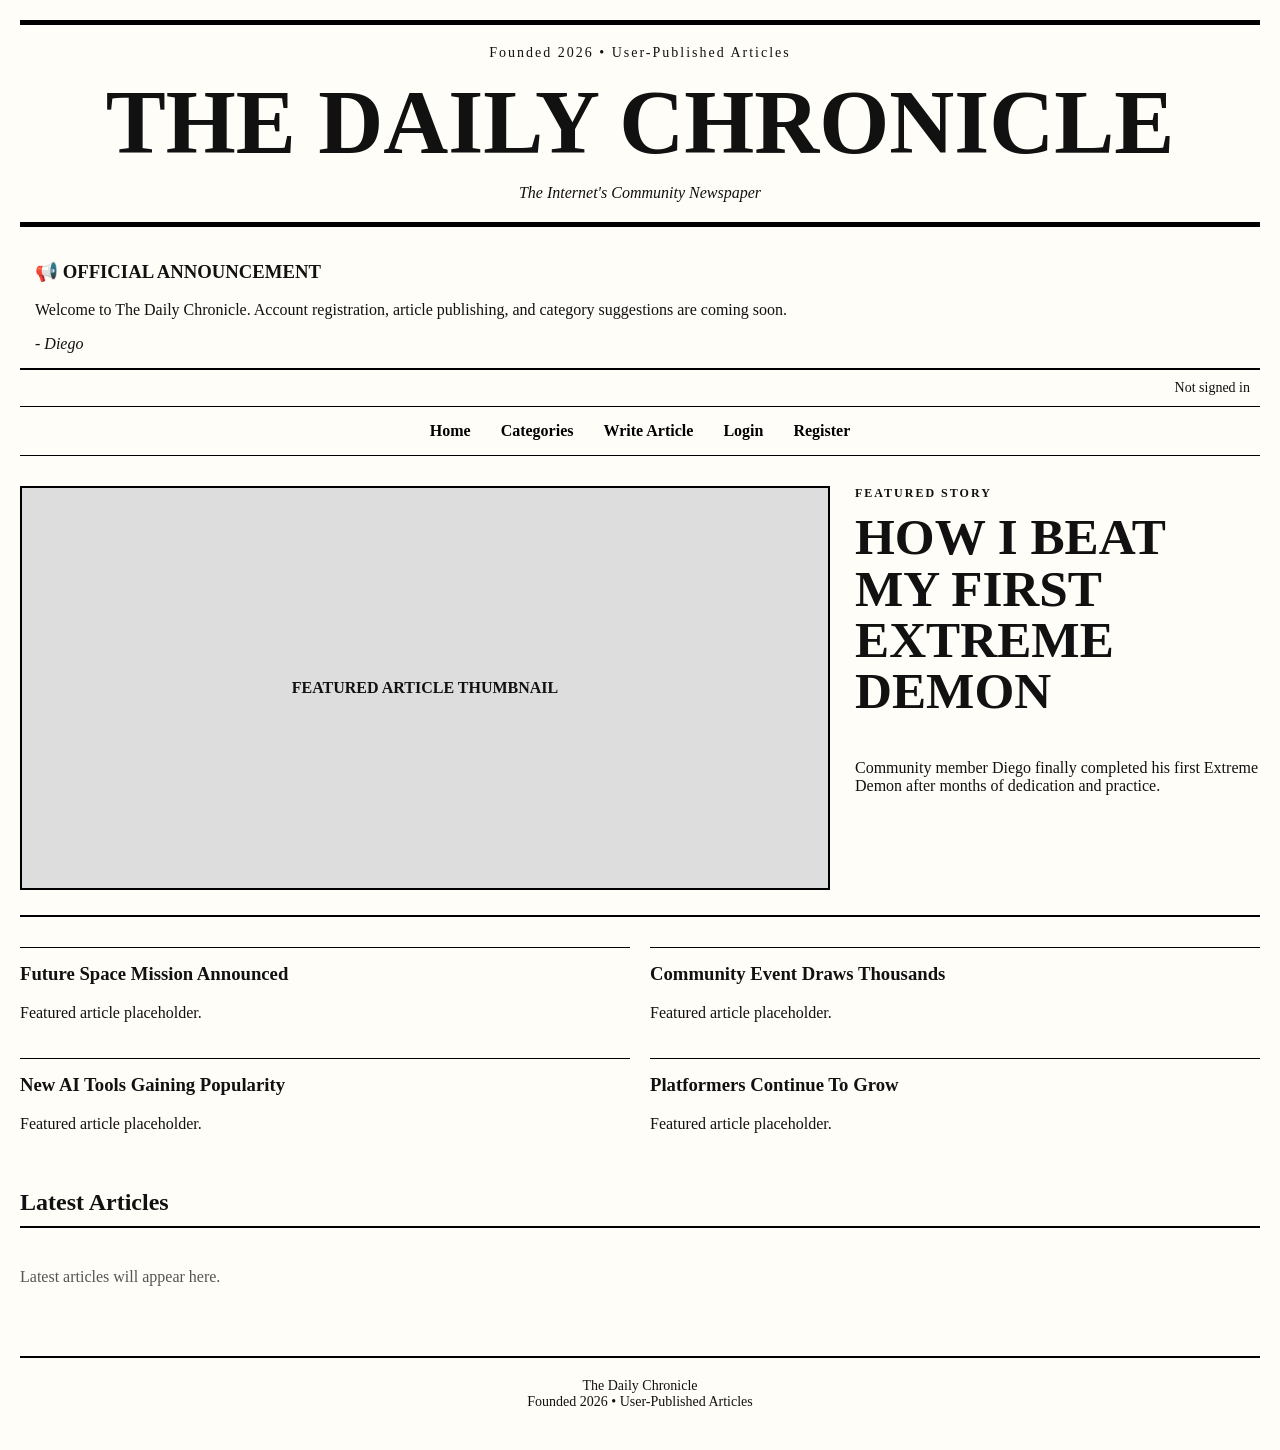
<file: index.html>
<!DOCTYPE html>
<html lang="en">
<head>
    <meta charset="UTF-8">
    <meta name="viewport" content="width=device-width, initial-scale=1.0">
    <title>The Daily Chronicle</title>
    <link rel="stylesheet" href="style.css">
</head>
<body>

<div class="paper">

    <header>

        <div class="topline">
            Founded 2026 • User-Published Articles
        </div>

        <h1>THE DAILY CHRONICLE</h1>

        <div class="subtitle">
            The Internet's Community Newspaper
        </div>

    </header>

    <section class="announcement">

        <h3>📢 OFFICIAL ANNOUNCEMENT</h3>

        <p>
            Welcome to The Daily Chronicle.
            Account registration, article publishing,
            and category suggestions are coming soon.
        </p>

        <div class="announcement-author">
            - Diego
        </div>

    </section>

    <div class="account-status">
        Not signed in
    </div>

    <nav>

        <a href="index.html">Home</a>
        <a href="categories.html">Categories</a>
        <a href="write.html">Write Article</a>
        <a href="login.html">Login</a>
        <a href="register.html">Register</a>

    </nav>

    <!-- HERO FEATURE -->

    <section class="hero-feature">

        <div class="hero-image">
            FEATURED ARTICLE THUMBNAIL
        </div>

        <div class="hero-text">

            <div class="article-tag">
                FEATURED STORY
            </div>

            <h2>
                HOW I BEAT MY FIRST EXTREME DEMON
            </h2>

            <p>
                Community member Diego finally completed
                his first Extreme Demon after months of
                dedication and practice.
            </p>

        </div>

    </section>

    <!-- FEATURED 2-5 -->

    <section class="featured-grid">

        <article class="feature-card">

            <h3>
                Future Space Mission Announced
            </h3>

            <p>
                Featured article placeholder.
            </p>

        </article>

        <article class="feature-card">

            <h3>
                Community Event Draws Thousands
            </h3>

            <p>
                Featured article placeholder.
            </p>

        </article>

        <article class="feature-card">

            <h3>
                New AI Tools Gaining Popularity
            </h3>

            <p>
                Featured article placeholder.
            </p>

        </article>

        <article class="feature-card">

            <h3>
                Platformers Continue To Grow
            </h3>

            <p>
                Featured article placeholder.
            </p>

        </article>

    </section>

    <!-- LATEST ARTICLES -->

    <section class="latest-section">

        <h2>
            Latest Articles
        </h2>

        <div class="latest-placeholder">

            Latest articles will appear here.

        </div>

    </section>

    <footer>

        The Daily Chronicle

        <br>

        Founded 2026 • User-Published Articles

    </footer>

</div>

<script src="app.js"></script>

</body>
</html>
</file>
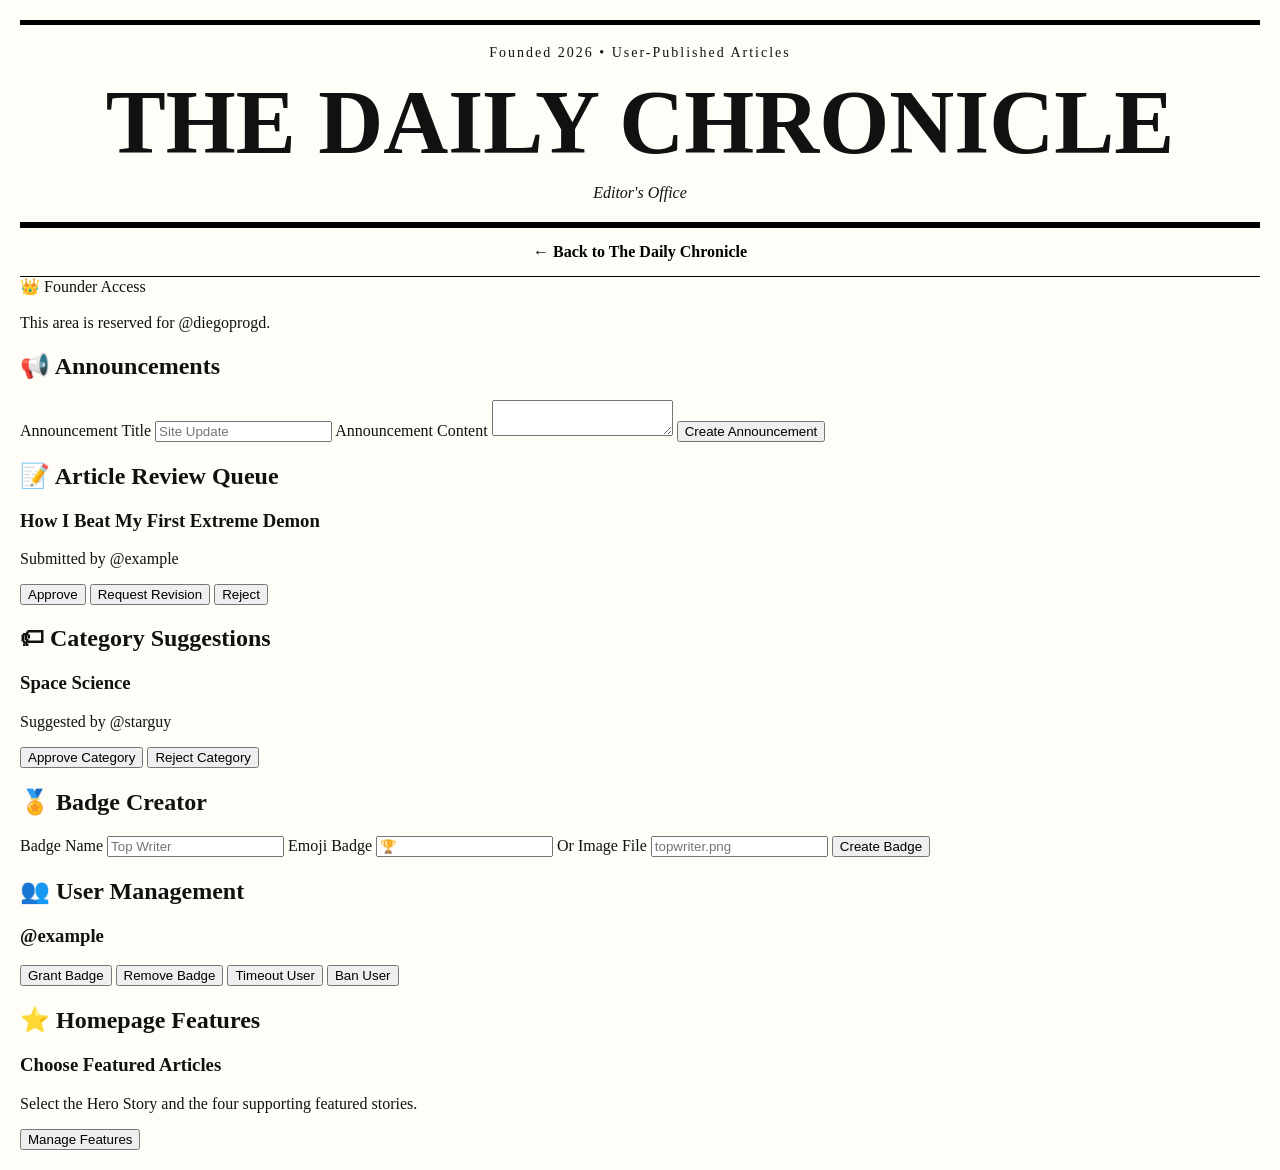
<file: admin.html>
<!DOCTYPE html>
<html lang="en">
<head>
    <meta charset="UTF-8">
    <meta name="viewport" content="width=device-width, initial-scale=1.0">
    <title>Editor's Office - The Daily Chronicle</title>

    <link rel="stylesheet" href="style.css">
</head>
<body>

<div class="paper">

    <header>

        <div class="topline">
            Founded 2026 • User-Published Articles
        </div>

        <h1>THE DAILY CHRONICLE</h1>

        <div class="subtitle">
            Editor's Office
        </div>

    </header>

    <nav>
        <a href="index.html">← Back to The Daily Chronicle</a>
    </nav>

    <div class="admin-warning">

        👑 Founder Access

        <br><br>

        This area is reserved for
        @diegoprogd.

    </div>

    <section class="admin-section">

        <h2>📢 Announcements</h2>

        <div class="admin-card">

            <label>Announcement Title</label>

            <input
                type="text"
                placeholder="Site Update"
            >

            <label>Announcement Content</label>

            <textarea class="small-textarea"></textarea>

            <button>Create Announcement</button>

        </div>

    </section>

    <section class="admin-section">

        <h2>📝 Article Review Queue</h2>

        <div class="admin-card">

            <h3>
                How I Beat My First Extreme Demon
            </h3>

            <p>
                Submitted by @example
            </p>

            <button>Approve</button>

            <button>Request Revision</button>

            <button>Reject</button>

        </div>

    </section>

    <section class="admin-section">

        <h2>🏷 Category Suggestions</h2>

        <div class="admin-card">

            <h3>Space Science</h3>

            <p>
                Suggested by @starguy
            </p>

            <button>Approve Category</button>

            <button>Reject Category</button>

        </div>

    </section>

    <section class="admin-section">

        <h2>🏅 Badge Creator</h2>

        <div class="admin-card">

            <label>Badge Name</label>

            <input
                type="text"
                placeholder="Top Writer"
            >

            <label>Emoji Badge</label>

            <input
                type="text"
                placeholder="🏆"
            >

            <label>Or Image File</label>

            <input
                type="text"
                placeholder="topwriter.png"
            >

            <button>Create Badge</button>

        </div>

    </section>

    <section class="admin-section">

        <h2>👥 User Management</h2>

        <div class="admin-card">

            <h3>@example</h3>

            <button>Grant Badge</button>

            <button>Remove Badge</button>

            <button>Timeout User</button>

            <button>Ban User</button>

        </div>

    </section>

    <section class="admin-section">

        <h2>⭐ Homepage Features</h2>

        <div class="admin-card">

            <h3>
                Choose Featured Articles
            </h3>

            <p>
                Select the Hero Story and
                the four supporting featured stories.
            </p>

            <button>Manage Features</button>

        </div>

    </section>

</div>

</body>
</html>
</file>
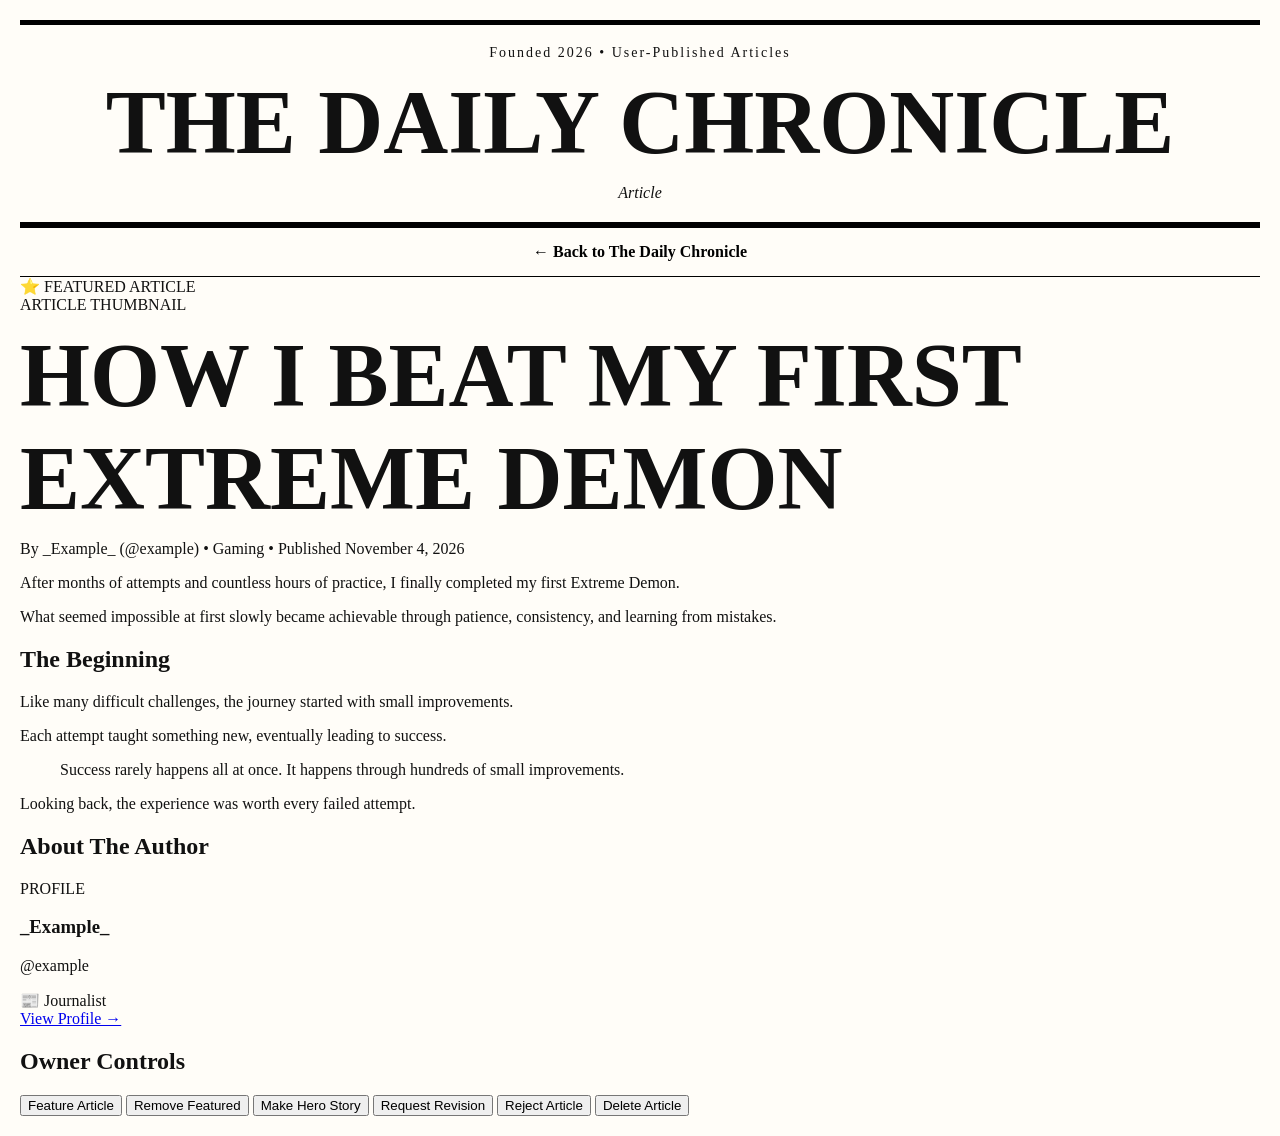
<file: article.html>
<!DOCTYPE html>
<html lang="en">
<head>
    <meta charset="UTF-8">
    <meta name="viewport" content="width=device-width, initial-scale=1.0">
    <title>Article - The Daily Chronicle</title>

    <link rel="stylesheet" href="style.css">
</head>
<body>

<div class="paper">

    <header>

        <div class="topline">
            Founded 2026 • User-Published Articles
        </div>

        <h1>THE DAILY CHRONICLE</h1>

        <div class="subtitle">
            Article
        </div>

    </header>

    <nav>
        <a href="index.html">← Back to The Daily Chronicle</a>
    </nav>

    <article class="newspaper-article">

        <div class="featured-banner">
            ⭐ FEATURED ARTICLE
        </div>

        <div class="article-thumbnail">
            ARTICLE THUMBNAIL
        </div>

        <h1 class="article-title">
            HOW I BEAT MY FIRST EXTREME DEMON
        </h1>

        <div class="article-meta">

            <span>By _Example_ (@example)</span>

            <span>•</span>

            <span>Gaming</span>

            <span>•</span>

            <span>Published November 4, 2026</span>

        </div>

        <div class="article-content">

            <p>
                After months of attempts and countless
                hours of practice, I finally completed
                my first Extreme Demon.
            </p>

            <p>
                What seemed impossible at first slowly
                became achievable through patience,
                consistency, and learning from mistakes.
            </p>

            <h2>
                The Beginning
            </h2>

            <p>
                Like many difficult challenges, the
                journey started with small improvements.
            </p>

            <p>
                Each attempt taught something new,
                eventually leading to success.
            </p>

            <blockquote>
                Success rarely happens all at once.
                It happens through hundreds of small
                improvements.
            </blockquote>

            <p>
                Looking back, the experience was worth
                every failed attempt.
            </p>

        </div>

    </article>

    <section class="author-box">

        <h2>About The Author</h2>

        <div class="author-profile">

            <div class="author-pfp">
                PROFILE
            </div>

            <div>

                <h3>_Example_</h3>

                <p>@example</p>

                <div class="badge-list">

                    <div class="badge">
                        📰 Journalist
                    </div>

                </div>

                <a href="profile.html">
                    View Profile →
                </a>

            </div>

        </div>

    </section>

    <!-- Owner controls will only show for diegoprogd later -->

    <section class="owner-controls">

        <h2>Owner Controls</h2>

        <button>Feature Article</button>

        <button>Remove Featured</button>

        <button>Make Hero Story</button>

        <button>Request Revision</button>

        <button>Reject Article</button>

        <button>Delete Article</button>

    </section>

</div>

</body>
</html>
</file>
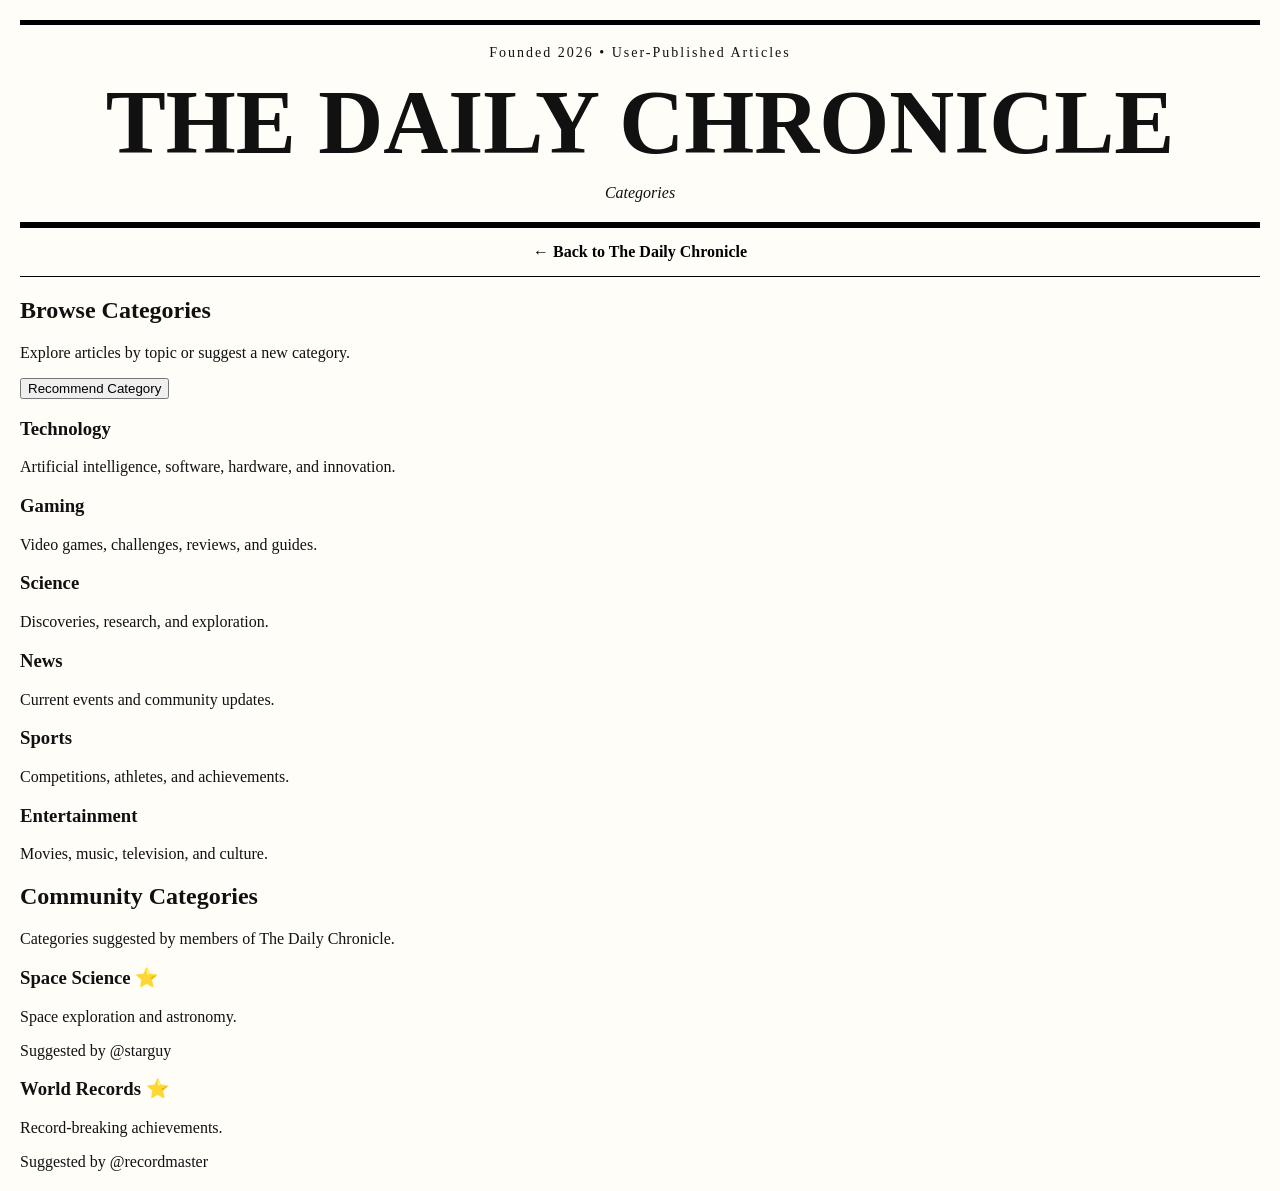
<file: categories.html>
<!DOCTYPE html>
<html lang="en">
<head>
    <meta charset="UTF-8">
    <meta name="viewport" content="width=device-width, initial-scale=1.0">
    <title>Categories - The Daily Chronicle</title>

    <link rel="stylesheet" href="style.css">
</head>
<body>

<div class="paper">

    <header>

        <div class="topline">
            Founded 2026 • User-Published Articles
        </div>

        <h1>THE DAILY CHRONICLE</h1>

        <div class="subtitle">
            Categories
        </div>

    </header>

    <nav>

        <a href="index.html">← Back to The Daily Chronicle</a>

    </nav>

    <section class="categories-header">

        <h2>Browse Categories</h2>

        <p>
            Explore articles by topic or suggest a new category.
        </p>

        <button class="suggest-button">
            Recommend Category
        </button>

    </section>

    <section class="categories-grid">

        <!-- DEFAULT CATEGORIES -->

        <div class="category-card">

            <h3>Technology</h3>

            <p>
                Artificial intelligence,
                software, hardware,
                and innovation.
            </p>

        </div>

        <div class="category-card">

            <h3>Gaming</h3>

            <p>
                Video games,
                challenges,
                reviews,
                and guides.
            </p>

        </div>

        <div class="category-card">

            <h3>Science</h3>

            <p>
                Discoveries,
                research,
                and exploration.
            </p>

        </div>

        <div class="category-card">

            <h3>News</h3>

            <p>
                Current events
                and community updates.
            </p>

        </div>

        <div class="category-card">

            <h3>Sports</h3>

            <p>
                Competitions,
                athletes,
                and achievements.
            </p>

        </div>

        <div class="category-card">

            <h3>Entertainment</h3>

            <p>
                Movies,
                music,
                television,
                and culture.
            </p>

        </div>

    </section>

    <section class="community-section">

        <h2>Community Categories</h2>

        <p>
            Categories suggested by members of
            The Daily Chronicle.
        </p>

        <div class="categories-grid">

            <div class="category-card community-category">

                <h3>Space Science ⭐</h3>

                <p>
                    Space exploration and astronomy.
                </p>

                <div class="suggestion-credit">
                    Suggested by @starguy
                </div>

            </div>

            <div class="category-card community-category">

                <h3>World Records ⭐</h3>

                <p>
                    Record-breaking achievements.
                </p>

                <div class="suggestion-credit">
                    Suggested by @recordmaster
                </div>

            </div>

        </div>

    </section>

</div>

</body>
</html>
</file>
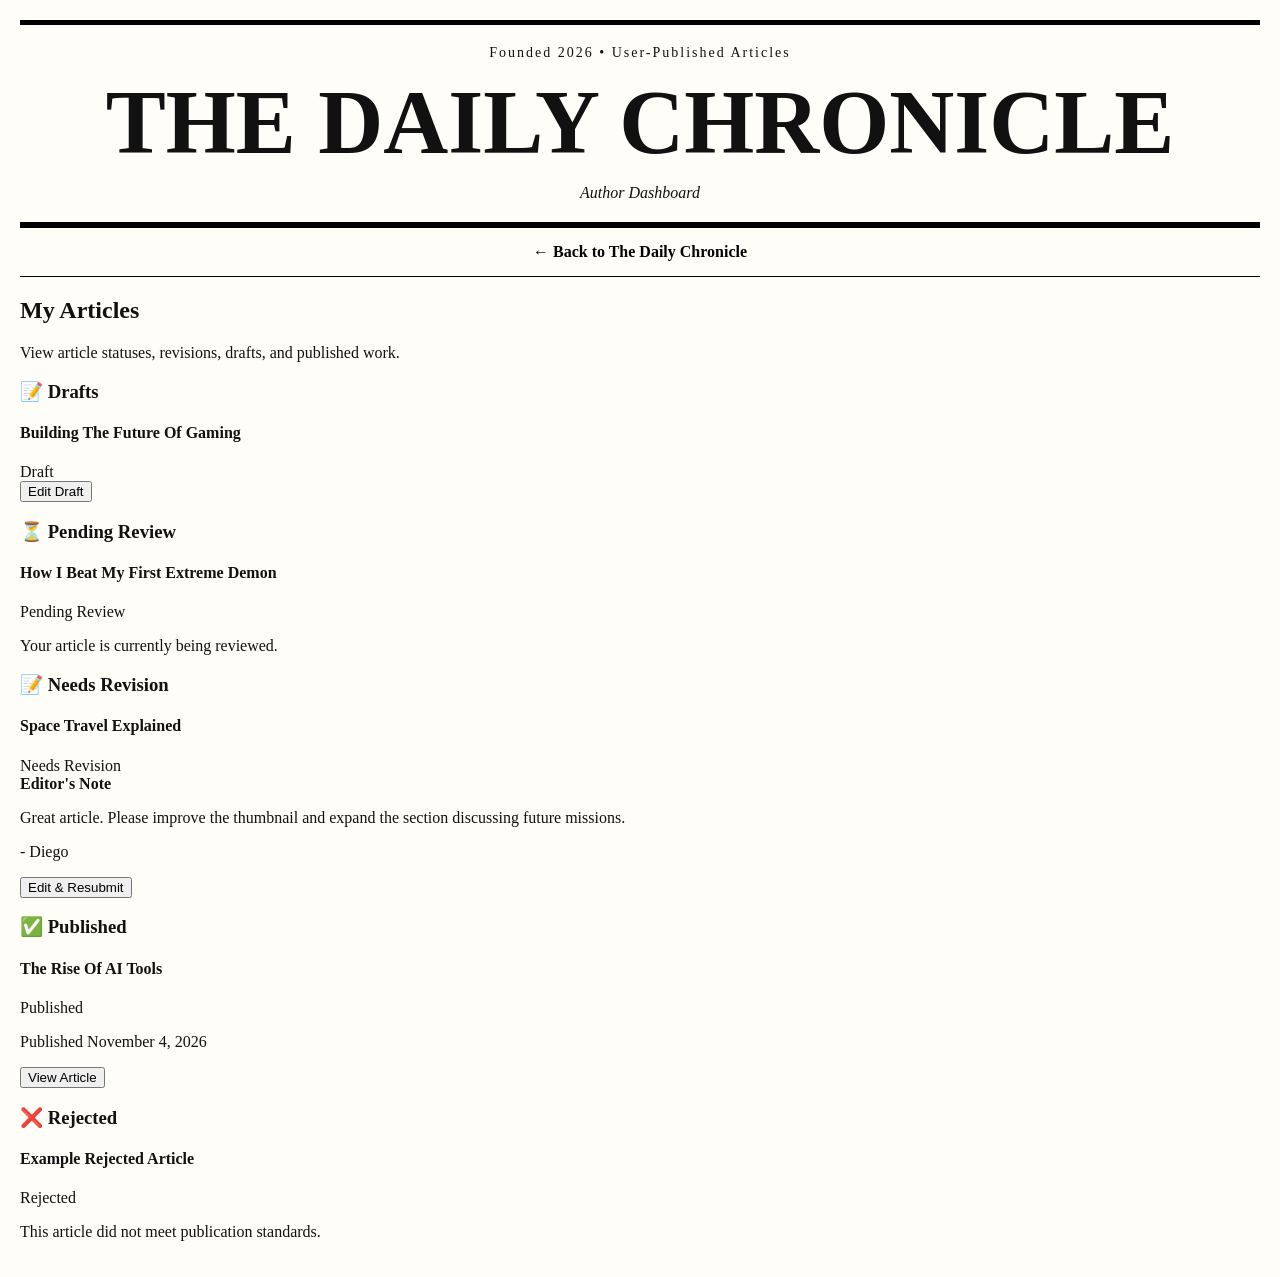
<file: dashboard.html>
<!DOCTYPE html>
<html lang="en">
<head>
    <meta charset="UTF-8">
    <meta name="viewport" content="width=device-width, initial-scale=1.0">
    <title>Dashboard - The Daily Chronicle</title>

    <link rel="stylesheet" href="style.css">
</head>
<body>

<div class="paper">

    <header>

        <div class="topline">
            Founded 2026 • User-Published Articles
        </div>

        <h1>THE DAILY CHRONICLE</h1>

        <div class="subtitle">
            Author Dashboard
        </div>

    </header>

    <nav>
        <a href="index.html">← Back to The Daily Chronicle</a>
    </nav>

    <div class="dashboard-header">

        <h2>My Articles</h2>

        <p>
            View article statuses, revisions,
            drafts, and published work.
        </p>

    </div>

    <!-- DRAFTS -->

    <section class="dashboard-section">

        <h3>📝 Drafts</h3>

        <div class="dashboard-card">

            <h4>Building The Future Of Gaming</h4>

            <div class="status draft">
                Draft
            </div>

            <button>Edit Draft</button>

        </div>

    </section>

    <!-- PENDING -->

    <section class="dashboard-section">

        <h3>⏳ Pending Review</h3>

        <div class="dashboard-card">

            <h4>How I Beat My First Extreme Demon</h4>

            <div class="status pending">
                Pending Review
            </div>

            <p>
                Your article is currently
                being reviewed.
            </p>

        </div>

    </section>

    <!-- NEEDS REVISION -->

    <section class="dashboard-section">

        <h3>📝 Needs Revision</h3>

        <div class="dashboard-card">

            <h4>Space Travel Explained</h4>

            <div class="status revision">
                Needs Revision
            </div>

            <div class="editor-note">

                <strong>Editor's Note</strong>

                <p>

                    Great article.

                    Please improve the thumbnail
                    and expand the section
                    discussing future missions.

                </p>

                <p>
                    - Diego
                </p>

            </div>

            <button>Edit & Resubmit</button>

        </div>

    </section>

    <!-- PUBLISHED -->

    <section class="dashboard-section">

        <h3>✅ Published</h3>

        <div class="dashboard-card">

            <h4>The Rise Of AI Tools</h4>

            <div class="status published">
                Published
            </div>

            <p>
                Published November 4, 2026
            </p>

            <button>View Article</button>

        </div>

    </section>

    <!-- REJECTED -->

    <section class="dashboard-section">

        <h3>❌ Rejected</h3>

        <div class="dashboard-card">

            <h4>Example Rejected Article</h4>

            <div class="status rejected">
                Rejected
            </div>

            <p>
                This article did not meet
                publication standards.
            </p>

        </div>

    </section>

</div>

</body>
</html>
</file>
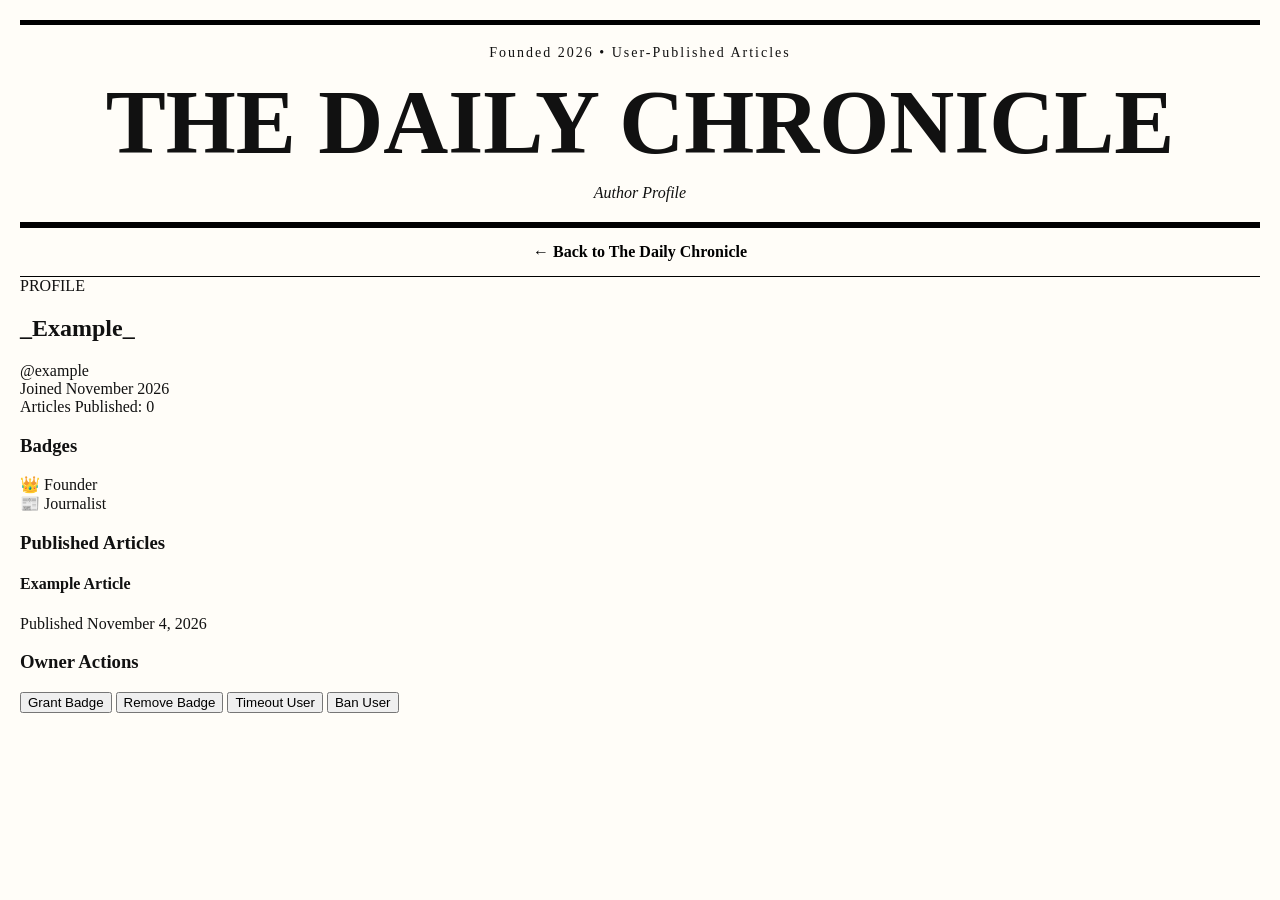
<file: profile.html>
<!DOCTYPE html>
<html lang="en">
<head>
    <meta charset="UTF-8">
    <meta name="viewport" content="width=device-width, initial-scale=1.0">
    <title>Profile - The Daily Chronicle</title>

    <link rel="stylesheet" href="style.css">
</head>
<body>

<div class="paper">

    <header>

        <div class="topline">
            Founded 2026 • User-Published Articles
        </div>

        <h1>THE DAILY CHRONICLE</h1>

        <div class="subtitle">
            Author Profile
        </div>

    </header>

    <nav>
        <a href="index.html">← Back to The Daily Chronicle</a>
    </nav>

    <section class="profile-header">

        <div class="profile-picture">
            PROFILE
        </div>

        <div class="profile-info">

            <h2>_Example_</h2>

            <div class="username">
                @example
            </div>

            <div class="joined">
                Joined November 2026
            </div>

            <div class="article-count">
                Articles Published: 0
            </div>

        </div>

    </section>

    <section class="badge-section">

        <h3>Badges</h3>

        <div class="badge-list">

            <div class="badge">
                👑 Founder
            </div>

            <div class="badge">
                📰 Journalist
            </div>

        </div>

    </section>

    <section class="articles-section">

        <h3>Published Articles</h3>

        <article class="profile-article">

            <h4>
                Example Article
            </h4>

            <p>
                Published November 4, 2026
            </p>

        </article>

    </section>

    <!-- ONLY VISIBLE TO DIEGOPROGD LATER -->

    <section class="admin-actions">

        <h3>Owner Actions</h3>

        <button>Grant Badge</button>
        <button>Remove Badge</button>
        <button>Timeout User</button>
        <button>Ban User</button>

    </section>

</div>

</body>
</html>
</file>
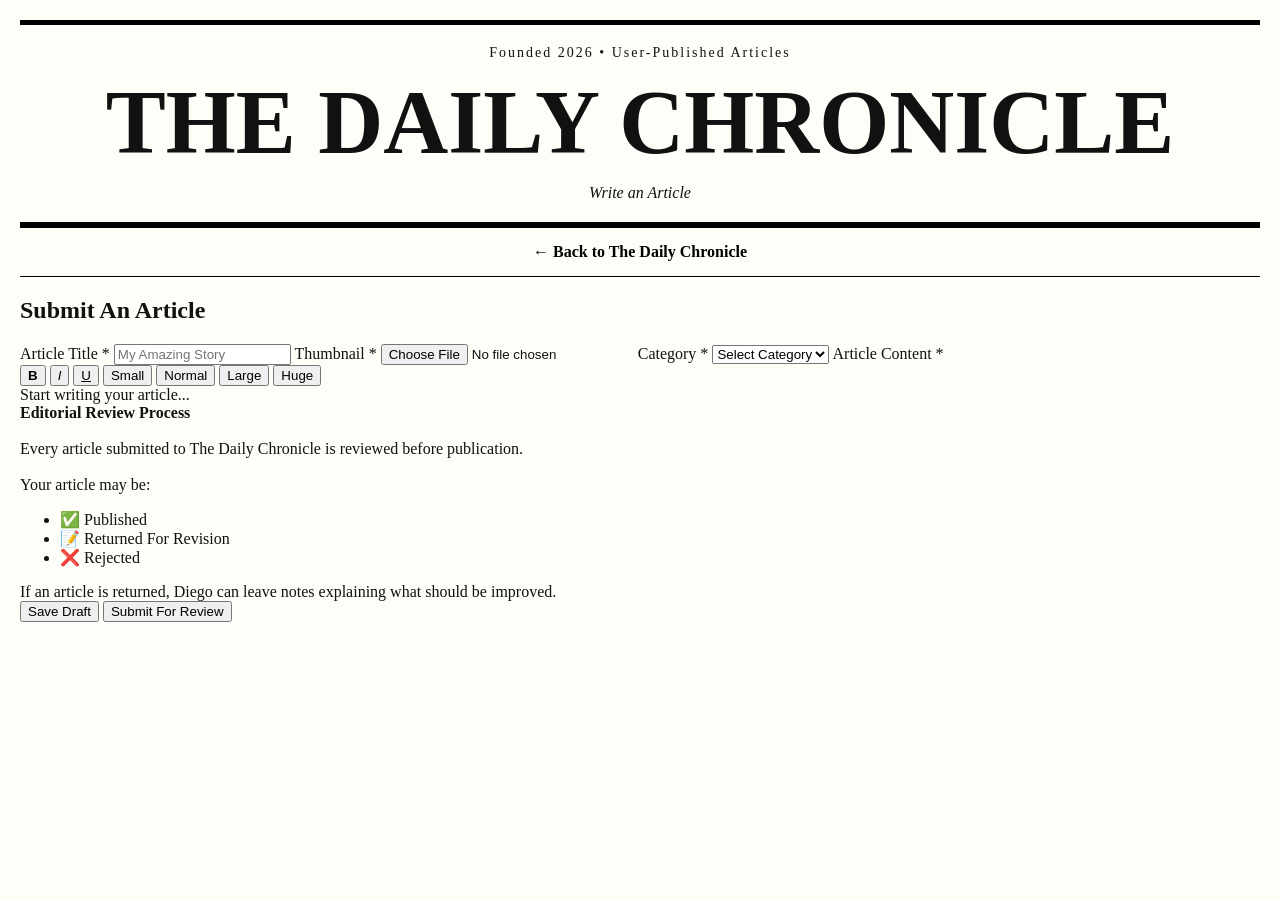
<file: write.html>
<!DOCTYPE html>
<html lang="en">
<head>
    <meta charset="UTF-8">
    <meta name="viewport" content="width=device-width, initial-scale=1.0">
    <title>Write Article - The Daily Chronicle</title>

    <link rel="stylesheet" href="style.css">
</head>
<body>

<div class="paper">

    <header>

        <div class="topline">
            Founded 2026 • User-Published Articles
        </div>

        <h1>THE DAILY CHRONICLE</h1>

        <div class="subtitle">
            Write an Article
        </div>

    </header>

    <nav>
        <a href="index.html">← Back to The Daily Chronicle</a>
    </nav>

    <div class="write-container">

        <h2>Submit An Article</h2>

        <form>

            <label>Article Title *</label>

            <input
                type="text"
                placeholder="My Amazing Story"
                required
            >

            <label>Thumbnail *</label>

            <input
                type="file"
                accept="image/*"
                required
            >

            <label>Category *</label>

            <select required>

                <option value="">
                    Select Category
                </option>

                <option>Technology</option>
                <option>Gaming</option>
                <option>Science</option>
                <option>News</option>
                <option>Sports</option>
                <option>Entertainment</option>

            </select>

            <label>Article Content *</label>

            <div class="editor-toolbar">

                <button type="button" onclick="document.execCommand('bold')">
                    <b>B</b>
                </button>

                <button type="button" onclick="document.execCommand('italic')">
                    <i>I</i>
                </button>

                <button type="button" onclick="document.execCommand('underline')">
                    <u>U</u>
                </button>

                <button type="button" onclick="setSize(4)">
                    Small
                </button>

                <button type="button" onclick="setSize(5)">
                    Normal
                </button>

                <button type="button" onclick="setSize(6)">
                    Large
                </button>

                <button type="button" onclick="setSize(7)">
                    Huge
                </button>

            </div>

            <div
                id="editor"
                class="editor"
                contenteditable="true"
            >
                Start writing your article...
            </div>

            <div class="article-note">

                <strong>Editorial Review Process</strong>

                <br><br>

                Every article submitted to
                The Daily Chronicle is reviewed
                before publication.

                <br><br>

                Your article may be:

                <ul>
                    <li>✅ Published</li>
                    <li>📝 Returned For Revision</li>
                    <li>❌ Rejected</li>
                </ul>

                If an article is returned,
                Diego can leave notes
                explaining what should be improved.

            </div>

            <div class="button-row">

                <button
                    type="button"
                    class="draft-btn"
                >
                    Save Draft
                </button>

                <button
                    type="submit"
                    class="submit-btn"
                >
                    Submit For Review
                </button>

            </div>

        </form>

    </div>

</div>

<script>

function setSize(size){
    document.execCommand("fontSize", false, size);
}

</script>

</body>
</html>
</file>
<file: style.css>
body{
    margin:0;
    background:#fffdf8;
    color:#111;
    font-family:"Times New Roman", serif;
}

.paper{
    max-width:1400px;
    margin:auto;
    padding:20px;
}

header{
    text-align:center;
    border-top:5px solid black;
    border-bottom:5px solid black;
    padding:20px;
}

.topline{
    font-size:14px;
    letter-spacing:2px;
}

h1{
    margin:10px 0;
    font-size:clamp(50px,8vw,90px);
}

.subtitle{
    font-style:italic;
}

.announcement{
    padding:15px;
    border-bottom:2px solid black;
}

.announcement-author{
    margin-top:10px;
    font-style:italic;
}

.account-status{
    text-align:right;
    padding:10px;
    font-size:14px;
}

nav{
    display:flex;
    justify-content:center;
    flex-wrap:wrap;
    gap:30px;
    padding:15px;
    border-top:1px solid black;
    border-bottom:1px solid black;
}

nav a{
    text-decoration:none;
    color:black;
    font-weight:bold;
}

nav a:hover{
    text-decoration:underline;
}

/* HERO */

.hero-feature{
    display:grid;
    grid-template-columns:2fr 1fr;
    gap:25px;
    margin-top:30px;
    padding-bottom:25px;
    border-bottom:2px solid black;
}

.hero-image{
    min-height:400px;

    border:2px solid black;

    background:#ddd;

    display:flex;
    justify-content:center;
    align-items:center;

    font-weight:bold;
}

.hero-text h2{
    margin-top:10px;
    font-size:clamp(35px,4vw,70px);
    line-height:1;
}

.article-tag{
    letter-spacing:2px;
    font-size:12px;
    font-weight:bold;
}

/* FEATURED GRID */

.featured-grid{
    display:grid;
    grid-template-columns:1fr 1fr;
    gap:20px;
    margin-top:30px;
}

.feature-card{
    border-top:1px solid black;
    padding-top:15px;
}

.feature-card h3{
    margin-top:0;
}

/* LATEST ARTICLES */

.latest-section{
    margin-top:40px;
}

.latest-section h2{
    border-bottom:2px solid black;
    padding-bottom:10px;
}

.latest-placeholder{
    padding:20px 0;
    color:#555;
}

/* FOOTER */

footer{
    text-align:center;
    border-top:2px solid black;
    margin-top:50px;
    padding-top:20px;
    padding-bottom:20px;
    font-size:14px;
}

/* MOBILE */

@media(max-width:900px){

    .hero-feature{
        grid-template-columns:1fr;
    }

    .featured-grid{
        grid-template-columns:1fr;
    }

.auth-container{
    max-width:550px;
    margin:50px auto;
    border-top:2px solid black;
    padding-top:25px;
}

.auth-container h2{
    text-align:center;
}

.auth-container form{
    display:flex;
    flex-direction:column;
    gap:10px;
}

.auth-container input{
    padding:12px;
    border:1px solid black;
    font-family:"Times New Roman", serif;
    font-size:16px;
}

.auth-container button{
    margin-top:10px;
    padding:12px;
    border:1px solid black;
    background:white;
    cursor:pointer;
    font-family:"Times New Roman", serif;
}

.auth-container button:hover{
    background:#f2f2f2;
}

.profile-header{
    display:flex;
    gap:25px;
    align-items:center;
    margin-top:30px;
    padding-bottom:20px;
    border-bottom:2px solid black;
}

.profile-picture{
    width:120px;
    height:120px;

    border:2px solid black;

    background:#ddd;

    display:flex;
    align-items:center;
    justify-content:center;

    font-weight:bold;
}

.profile-info h2{
    margin:0;
}

.username{
    margin-top:5px;
    font-style:italic;
}

.joined,
.article-count{
    margin-top:10px;
}

.badge-section{
    margin-top:30px;
}

.badge-list{
    display:flex;
    flex-wrap:wrap;
    gap:10px;
}

.badge{
    border:1px solid black;
    padding:8px 12px;
    background:white;
}

.articles-section{
    margin-top:40px;
}

.profile-article{
    border-top:1px solid black;
    padding-top:10px;
}

.admin-actions{
    margin-top:40px;
    border-top:2px solid black;
    padding-top:20px;
}

.admin-actions button{
    margin-right:10px;
    margin-bottom:10px;
    padding:10px 15px;
    cursor:pointer;
}

@media(max-width:700px){

    .profile-header{
        flex-direction:column;
        text-align:center;
    }

}

textarea{
    min-height:300px;
    resize:vertical;

    padding:12px;

    border:1px solid black;

    font-family:"Times New Roman", serif;
    font-size:16px;
}

select{
    padding:12px;
    border:1px solid black;
    font-family:"Times New Roman", serif;
}

.article-note{
    border-left:4px solid black;

    background:#f8f8f8;

    padding:15px;

    margin:15px 0;
}

.write-container{
    max-width:1000px;
    margin:40px auto;
}

.write-container h2{
    text-align:center;
}

.write-container form{
    display:flex;
    flex-direction:column;
    gap:12px;
}

.write-container input,
.write-container select{
    padding:12px;
    border:1px solid black;
    font-family:"Times New Roman", serif;
    font-size:16px;
}

.editor-toolbar{
    display:flex;
    flex-wrap:wrap;
    gap:8px;

    padding:10px;

    border:1px solid black;
    border-bottom:none;

    background:#f5f5f5;
}

.editor-toolbar button{
    min-width:60px;
    cursor:pointer;
}

.editor{
    min-height:700px;

    padding:25px;

    border:1px solid black;

    background:white;

    font-size:18px;

    line-height:1.8;

    overflow:auto;
}

.article-note{
    margin-top:15px;

    padding:15px;

    background:#f7f7f7;

    border-left:4px solid black;
}

.button-row{
    display:flex;
    gap:15px;
}

.draft-btn,
.submit-btn{
    padding:12px 20px;
    cursor:pointer;
}

.submit-btn{
    font-weight:bold;
}

@media(max-width:700px){

    .button-row{
        flex-direction:column;
    }

}

.dashboard-header{
    text-align:center;
    margin-top:30px;
}

.dashboard-section{
    margin-top:40px;
}

.dashboard-card{

    border:1px solid black;

    padding:20px;

    margin-top:15px;

    background:white;
}

.status{

    display:inline-block;

    padding:6px 12px;

    margin-top:10px;

    margin-bottom:10px;

    border:1px solid black;

    font-weight:bold;
}

.draft{
    background:#eeeeee;
}

.pending{
    background:#fff4cc;
}

.revision{
    background:#dff0ff;
}

.published{
    background:#ddffdd;
}

.rejected{
    background:#ffe1e1;
}

.editor-note{

    margin-top:15px;

    padding:15px;

    border-left:4px solid black;

    background:#f7f7f7;
}

.dashboard-card button{

    margin-top:15px;

    padding:10px 16px;

    cursor:pointer;
}

.newspaper-article{
    max-width:900px;
    margin:40px auto;
}

.featured-banner{
    text-align:center;

    font-weight:bold;

    margin-bottom:15px;

    letter-spacing:2px;
}

.article-thumbnail{

    height:400px;

    background:#ddd;

    border:2px solid black;

    display:flex;
    align-items:center;
    justify-content:center;

    margin-bottom:25px;
}

.article-title{

    text-align:center;

    font-size:clamp(40px,5vw,70px);

    margin-bottom:15px;
}

.article-meta{

    text-align:center;

    margin-bottom:30px;

    font-style:italic;

    display:flex;
    justify-content:center;
    gap:10px;
    flex-wrap:wrap;
}

.article-content{

    font-size:20px;

    line-height:1.9;
}

.article-content h2{
    margin-top:40px;
}

.article-content blockquote{

    border-left:4px solid black;

    margin:30px 0;

    padding-left:20px;

    font-style:italic;
}

.author-box{

    max-width:900px;

    margin:50px auto;

    border-top:2px solid black;

    padding-top:25px;
}

.author-profile{

    display:flex;

    gap:20px;

    align-items:center;
}

.author-pfp{

    width:90px;
    height:90px;

    background:#ddd;

    border:2px solid black;

    display:flex;
    justify-content:center;
    align-items:center;
}

.owner-controls{

    max-width:900px;

    margin:50px auto;

    border-top:2px solid black;

    padding-top:25px;
}

.owner-controls button{

    margin-right:10px;
    margin-bottom:10px;

    padding:10px 15px;
}

@media(max-width:700px){

    .author-profile{
        flex-direction:column;
        text-align:center;
    }

}

.admin-warning{

    text-align:center;

    padding:20px;

    border:2px solid black;

    background:#f7f7f7;

    margin-top:30px;
}

.admin-section{

    margin-top:40px;
}

.admin-card{

    border:1px solid black;

    padding:20px;

    background:white;

    display:flex;
    flex-direction:column;

    gap:12px;
}

.admin-card input{

    padding:10px;

    border:1px solid black;

    font-family:"Times New Roman", serif;
}

.small-textarea{

    min-height:150px;
}

.admin-card button{

    padding:10px;

    cursor:pointer;
}

.categories-header{

    text-align:center;

    margin-top:30px;
}

.suggest-button{

    margin-top:15px;

    padding:12px 20px;

    cursor:pointer;
}

.categories-grid{

    display:grid;

    grid-template-columns:
    repeat(auto-fit,minmax(250px,1fr));

    gap:20px;

    margin-top:25px;
}

.category-card{

    border:1px solid black;

    padding:20px;

    background:white;
}

.category-card h3{

    margin-top:0;
}

.community-section{

    margin-top:50px;

    border-top:2px solid black;

    padding-top:30px;
}

.community-category{

    background:#fffef8;
}

.suggestion-credit{

    margin-top:15px;

    font-style:italic;

    font-size:14px;
}
    
}
</file>
